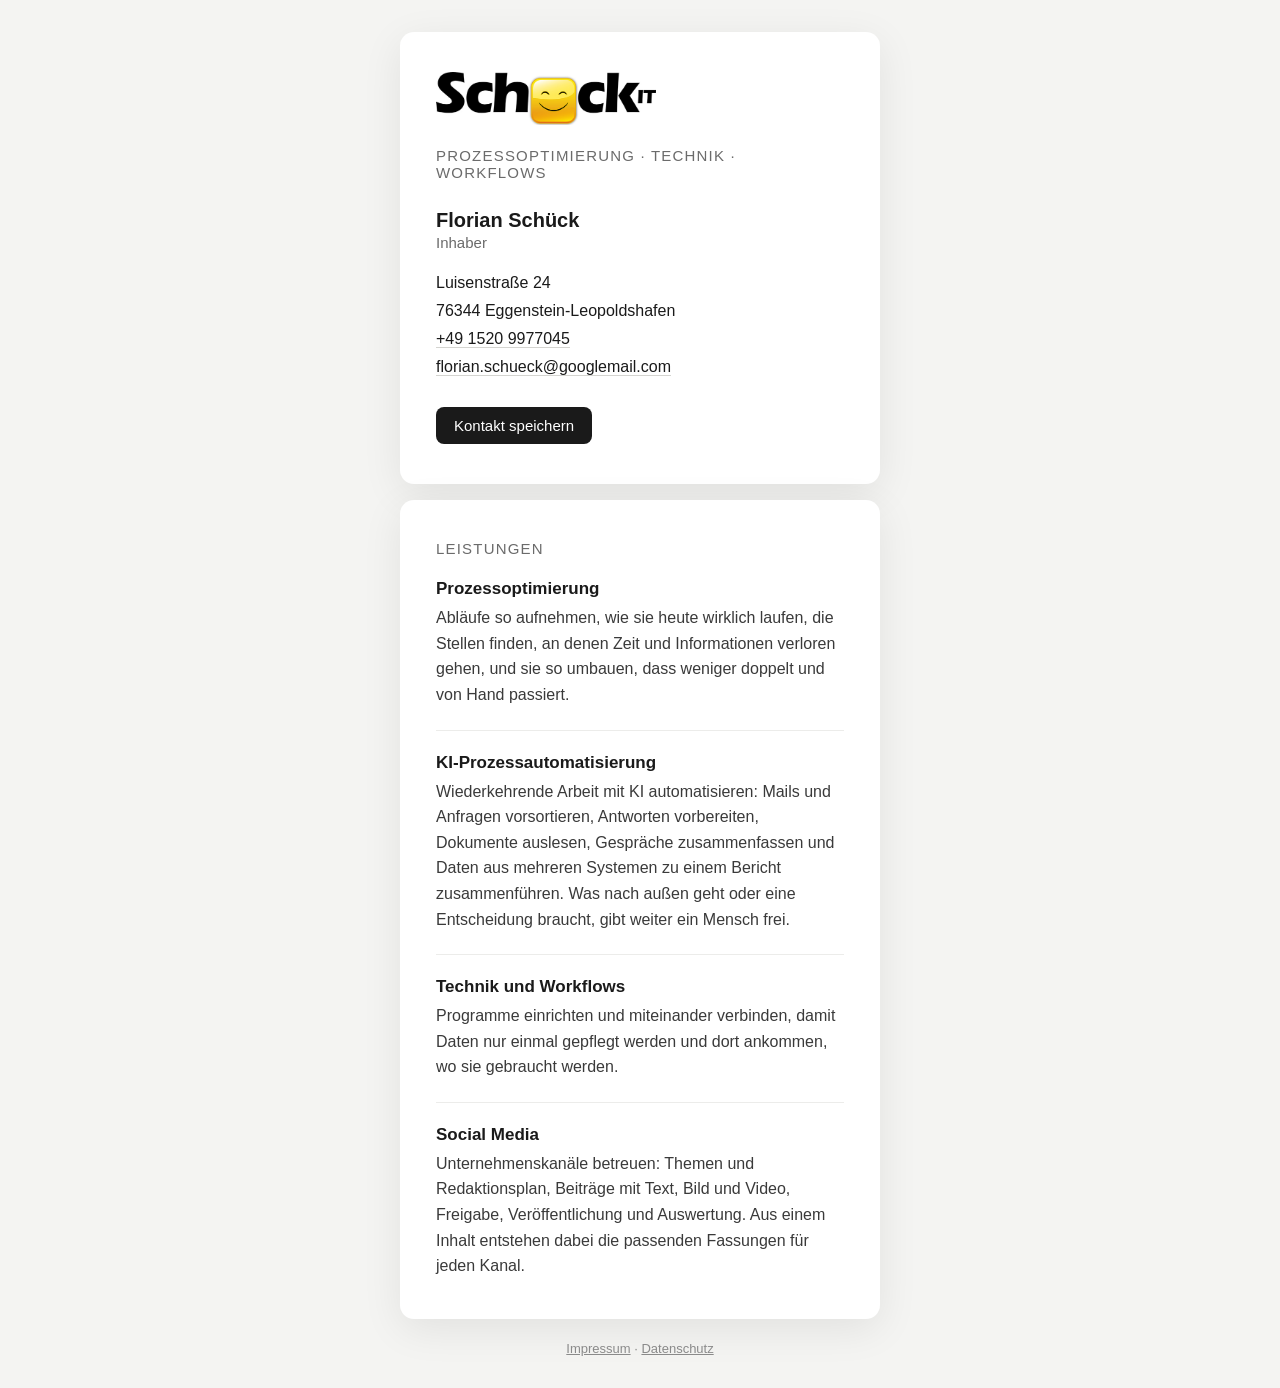
<file: index.html>
<!doctype html><html lang="de"><head><meta charset="utf-8"><meta name="viewport" content="width=device-width,initial-scale=1">
<title>Schück IT · Prozessoptimierung, KI-Automatisierung, Social Media</title>
<meta name="description" content="Schück IT, Inhaber Florian Schück, Eggenstein-Leopoldshafen. Prozessoptimierung, KI-Prozessautomatisierung, Technik und Workflows, Social Media.">
<link rel="icon" href="favicon.png"><link rel="stylesheet" href="style.css"></head><body>
<main class="seite">
<section class="karte">
<img src="logo.png" alt="Schück IT">
<p class="claim">Prozessoptimierung · Technik · Workflows</p>
<p class="name">Florian Schück</p>
<p class="rolle">Inhaber</p>
<p class="kontakt">Luisenstraße 24<br>76344 Eggenstein-Leopoldshafen<br>
<a href="tel:+4915209977045">+49 1520 9977045</a><br>
<a href="mailto:florian.schueck@googlemail.com">florian.schueck@googlemail.com</a></p>
<a class="vcf" href="florian-schueck.vcf">Kontakt speichern</a>
</section>
<section class="karte leistungen" aria-labelledby="leistungen">
<h2 id="leistungen">Leistungen</h2>
<div class="leistung">
<h3>Prozessoptimierung</h3>
<p>Abläufe so aufnehmen, wie sie heute wirklich laufen, die Stellen finden, an denen Zeit und Informationen verloren gehen, und sie so umbauen, dass weniger doppelt und von Hand passiert.</p>
</div>
<div class="leistung">
<h3>KI-Prozessautomatisierung</h3>
<p>Wiederkehrende Arbeit mit KI automatisieren: Mails und Anfragen vorsortieren, Antworten vorbereiten, Dokumente auslesen, Gespräche zusammenfassen und Daten aus mehreren Systemen zu einem Bericht zusammenführen. Was nach außen geht oder eine Entscheidung braucht, gibt weiter ein Mensch frei.</p>
</div>
<div class="leistung">
<h3>Technik und Workflows</h3>
<p>Programme einrichten und miteinander verbinden, damit Daten nur einmal gepflegt werden und dort ankommen, wo sie gebraucht werden.</p>
</div>
<div class="leistung">
<h3>Social Media</h3>
<p>Unternehmenskanäle betreuen: Themen und Redaktionsplan, Beiträge mit Text, Bild und Video, Freigabe, Veröffentlichung und Auswertung. Aus einem Inhalt entstehen dabei die passenden Fassungen für jeden Kanal.</p>
</div>
</section>
</main>
<footer><a href="impressum.html">Impressum</a> · <a href="datenschutz.html">Datenschutz</a></footer>
</body></html>
</file>
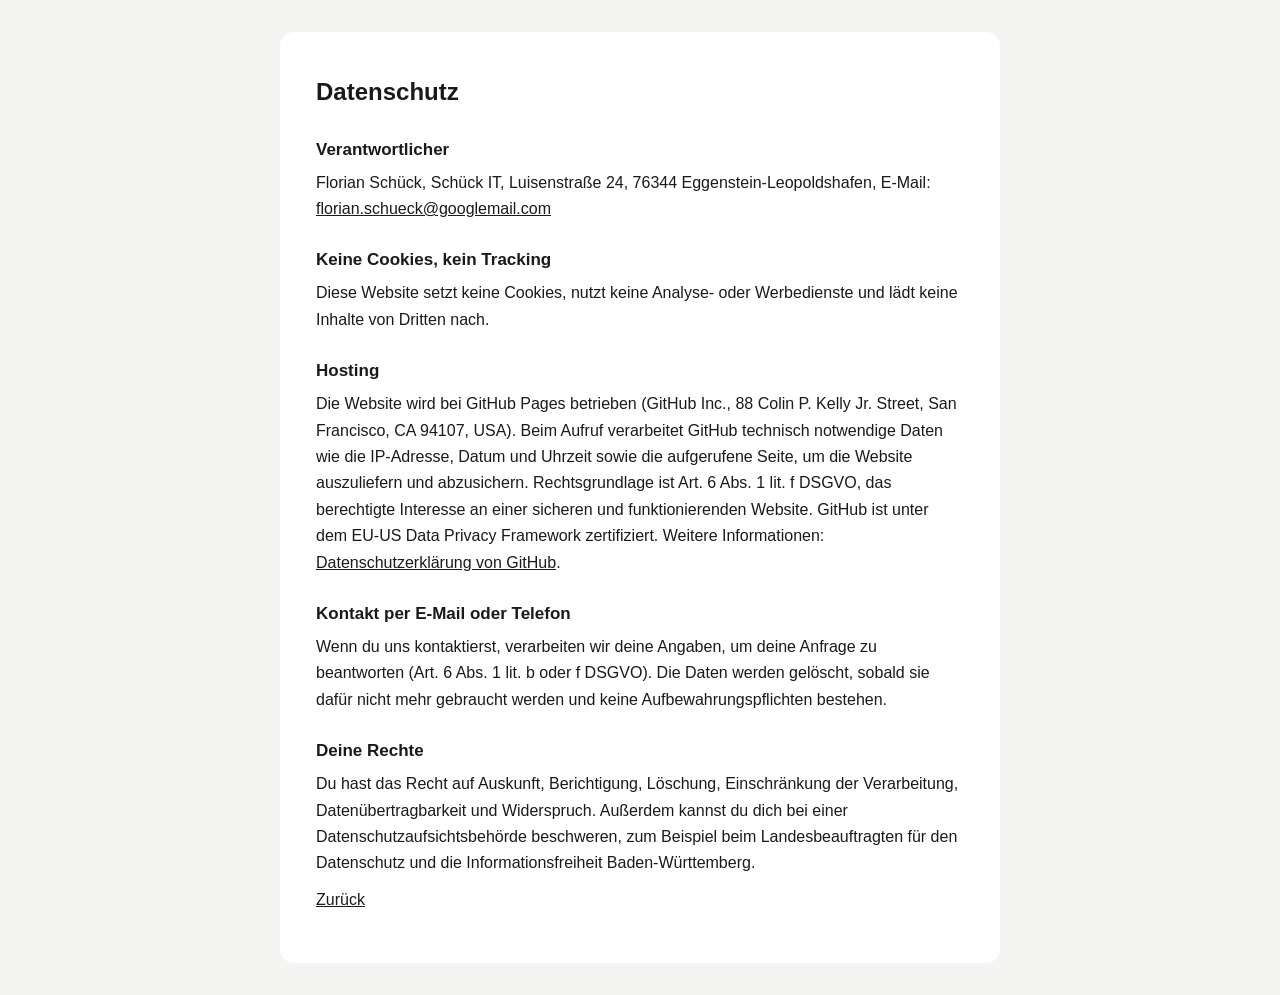
<file: datenschutz.html>
<!doctype html><html lang="de"><head><meta charset="utf-8"><meta name="viewport" content="width=device-width,initial-scale=1">
<title>Datenschutz · Schück IT</title><meta name="robots" content="noindex"><link rel="icon" href="favicon.png"><link rel="stylesheet" href="style.css"></head><body>
<main class="text">
<h1>Datenschutz</h1>
<h2>Verantwortlicher</h2>
<p>Florian Schück, Schück IT, Luisenstraße 24, 76344 Eggenstein-Leopoldshafen, E-Mail: <a href="mailto:florian.schueck@googlemail.com">florian.schueck@googlemail.com</a></p>
<h2>Keine Cookies, kein Tracking</h2>
<p>Diese Website setzt keine Cookies, nutzt keine Analyse- oder Werbedienste und lädt keine Inhalte von Dritten nach.</p>
<h2>Hosting</h2>
<p>Die Website wird bei GitHub Pages betrieben (GitHub Inc., 88 Colin P. Kelly Jr. Street, San Francisco, CA 94107, USA). Beim Aufruf verarbeitet GitHub technisch notwendige Daten wie die IP-Adresse, Datum und Uhrzeit sowie die aufgerufene Seite, um die Website auszuliefern und abzusichern. Rechtsgrundlage ist Art. 6 Abs. 1 lit. f DSGVO, das berechtigte Interesse an einer sicheren und funktionierenden Website. GitHub ist unter dem EU-US Data Privacy Framework zertifiziert. Weitere Informationen: <a href="https://docs.github.com/de/site-policy/privacy-policies/github-general-privacy-statement">Datenschutzerklärung von GitHub</a>.</p>
<h2>Kontakt per E-Mail oder Telefon</h2>
<p>Wenn du uns kontaktierst, verarbeiten wir deine Angaben, um deine Anfrage zu beantworten (Art. 6 Abs. 1 lit. b oder f DSGVO). Die Daten werden gelöscht, sobald sie dafür nicht mehr gebraucht werden und keine Aufbewahrungspflichten bestehen.</p>
<h2>Deine Rechte</h2>
<p>Du hast das Recht auf Auskunft, Berichtigung, Löschung, Einschränkung der Verarbeitung, Datenübertragbarkeit und Widerspruch. Außerdem kannst du dich bei einer Datenschutzaufsichtsbehörde beschweren, zum Beispiel beim Landesbeauftragten für den Datenschutz und die Informationsfreiheit Baden-Württemberg.</p>
<p><a href="index.html">Zurück</a></p>
</main></body></html>
</file>
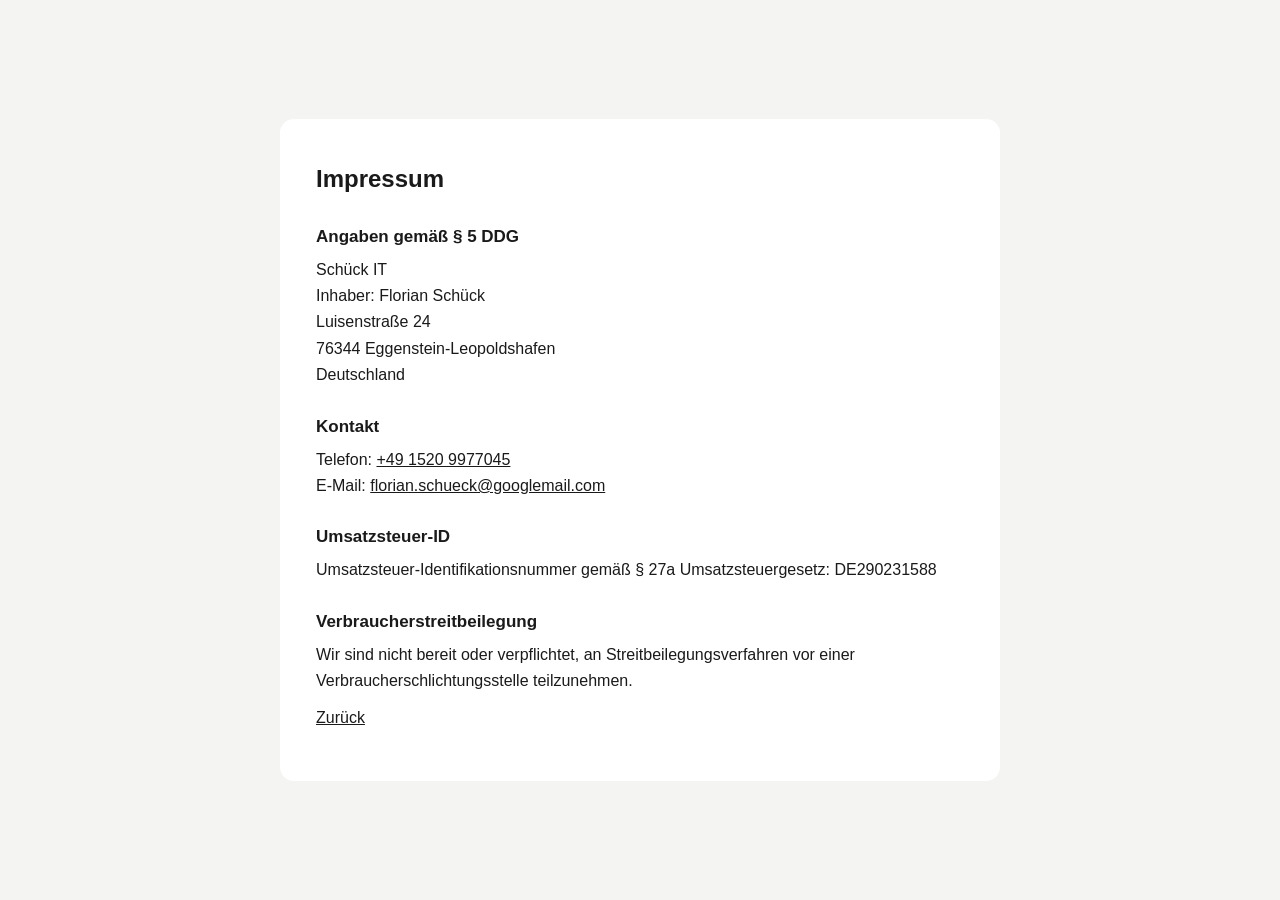
<file: impressum.html>
<!doctype html><html lang="de"><head><meta charset="utf-8"><meta name="viewport" content="width=device-width,initial-scale=1">
<title>Impressum · Schück IT</title><meta name="robots" content="noindex"><link rel="icon" href="favicon.png"><link rel="stylesheet" href="style.css"></head><body>
<main class="text">
<h1>Impressum</h1>
<h2>Angaben gemäß § 5 DDG</h2>
<p>Schück IT<br>Inhaber: Florian Schück<br>Luisenstraße 24<br>76344 Eggenstein-Leopoldshafen<br>Deutschland</p>
<h2>Kontakt</h2>
<p>Telefon: <a href="tel:+4915209977045">+49 1520 9977045</a><br>E-Mail: <a href="mailto:florian.schueck@googlemail.com">florian.schueck@googlemail.com</a></p>
<h2>Umsatzsteuer-ID</h2>
<p>Umsatzsteuer-Identifikationsnummer gemäß § 27a Umsatzsteuergesetz: DE290231588</p>
<h2>Verbraucherstreitbeilegung</h2>
<p>Wir sind nicht bereit oder verpflichtet, an Streitbeilegungsverfahren vor einer Verbraucherschlichtungsstelle teilzunehmen.</p>
<p><a href="index.html">Zurück</a></p>
</main></body></html>
</file>
<file: style.css>
*{box-sizing:border-box;margin:0;padding:0}
html{font-family:-apple-system,BlinkMacSystemFont,"Segoe UI",Roboto,Helvetica,Arial,sans-serif;color:#1a1a1a;background:#f4f4f2}
body{min-height:100vh;display:flex;flex-direction:column;align-items:center;justify-content:center;padding:32px 16px}
.seite{width:100%;max-width:480px;display:flex;flex-direction:column;gap:16px}
.karte{background:#fff;max-width:480px;width:100%;border-radius:14px;padding:40px 36px;box-shadow:0 10px 40px rgba(0,0,0,.08)}
.karte img{width:220px;max-width:70%;height:auto;display:block}
.claim{margin-top:22px;font-size:15px;letter-spacing:.08em;text-transform:uppercase;color:#6b6b6b}
.name{margin-top:28px;font-size:20px;font-weight:650}
.rolle{color:#6b6b6b;font-size:15px;margin-top:2px}
.kontakt{margin-top:18px;line-height:1.75;font-size:16px}
.kontakt a{color:#1a1a1a;text-decoration:none;border-bottom:1px solid #d4d4d0}
.kontakt a:hover{border-color:#1a1a1a}
.vcf{display:inline-block;margin-top:26px;padding:10px 18px;border-radius:8px;background:#1a1a1a;color:#fff;text-decoration:none;font-size:15px}
footer{margin-top:22px;font-size:13px;color:#8a8a8a}
footer a{color:#8a8a8a}
.text{background:#fff;max-width:720px;width:100%;border-radius:14px;padding:40px 36px;line-height:1.65}
.text h1{font-size:24px;margin-bottom:18px}.text h2{font-size:17px;margin:24px 0 6px}
.text p{margin-bottom:10px}.text a{color:#1a1a1a}
.leistungen h2{font-size:15px;font-weight:400;letter-spacing:.08em;text-transform:uppercase;color:#6b6b6b}
.leistung{margin-top:22px}
.leistung+.leistung{padding-top:22px;border-top:1px solid #ececea}
.leistung h3{font-size:17px;font-weight:650}
.leistung p{margin-top:6px;font-size:16px;line-height:1.6;color:#3a3a3a}
</file>
